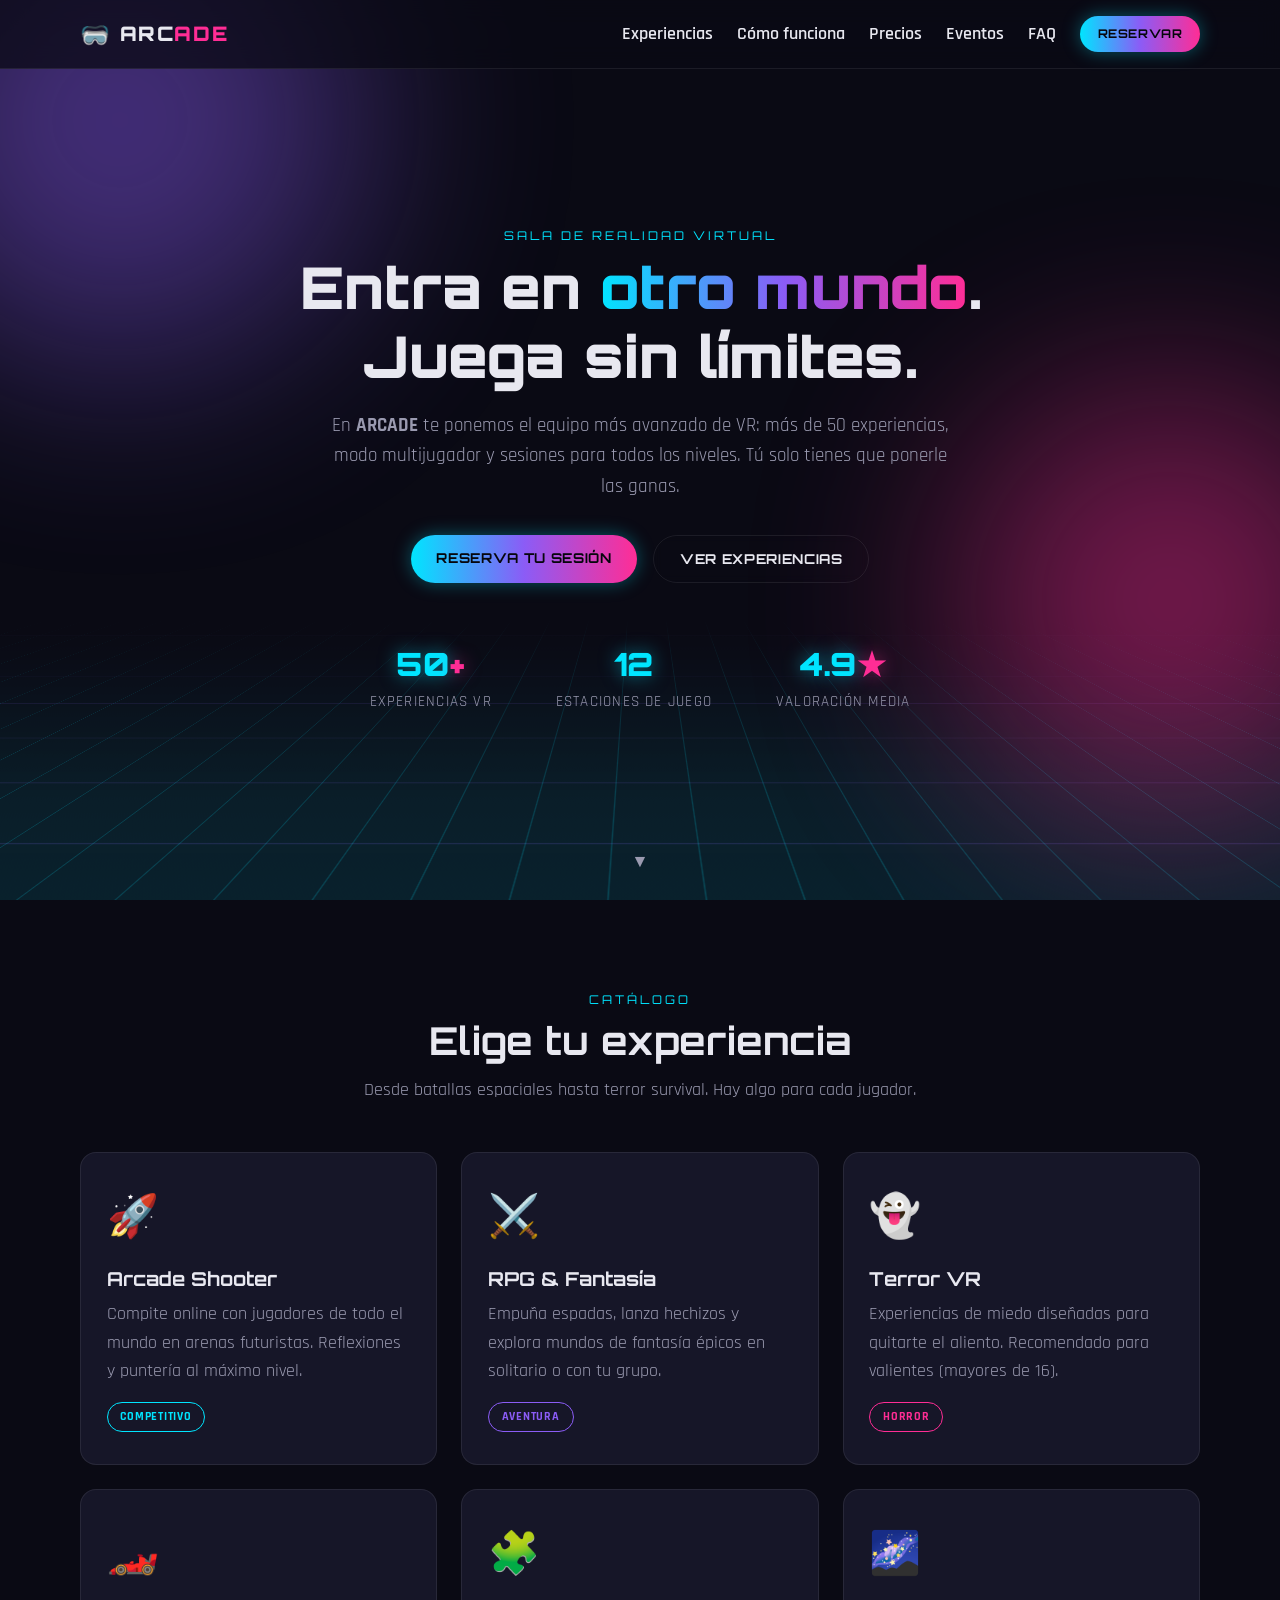
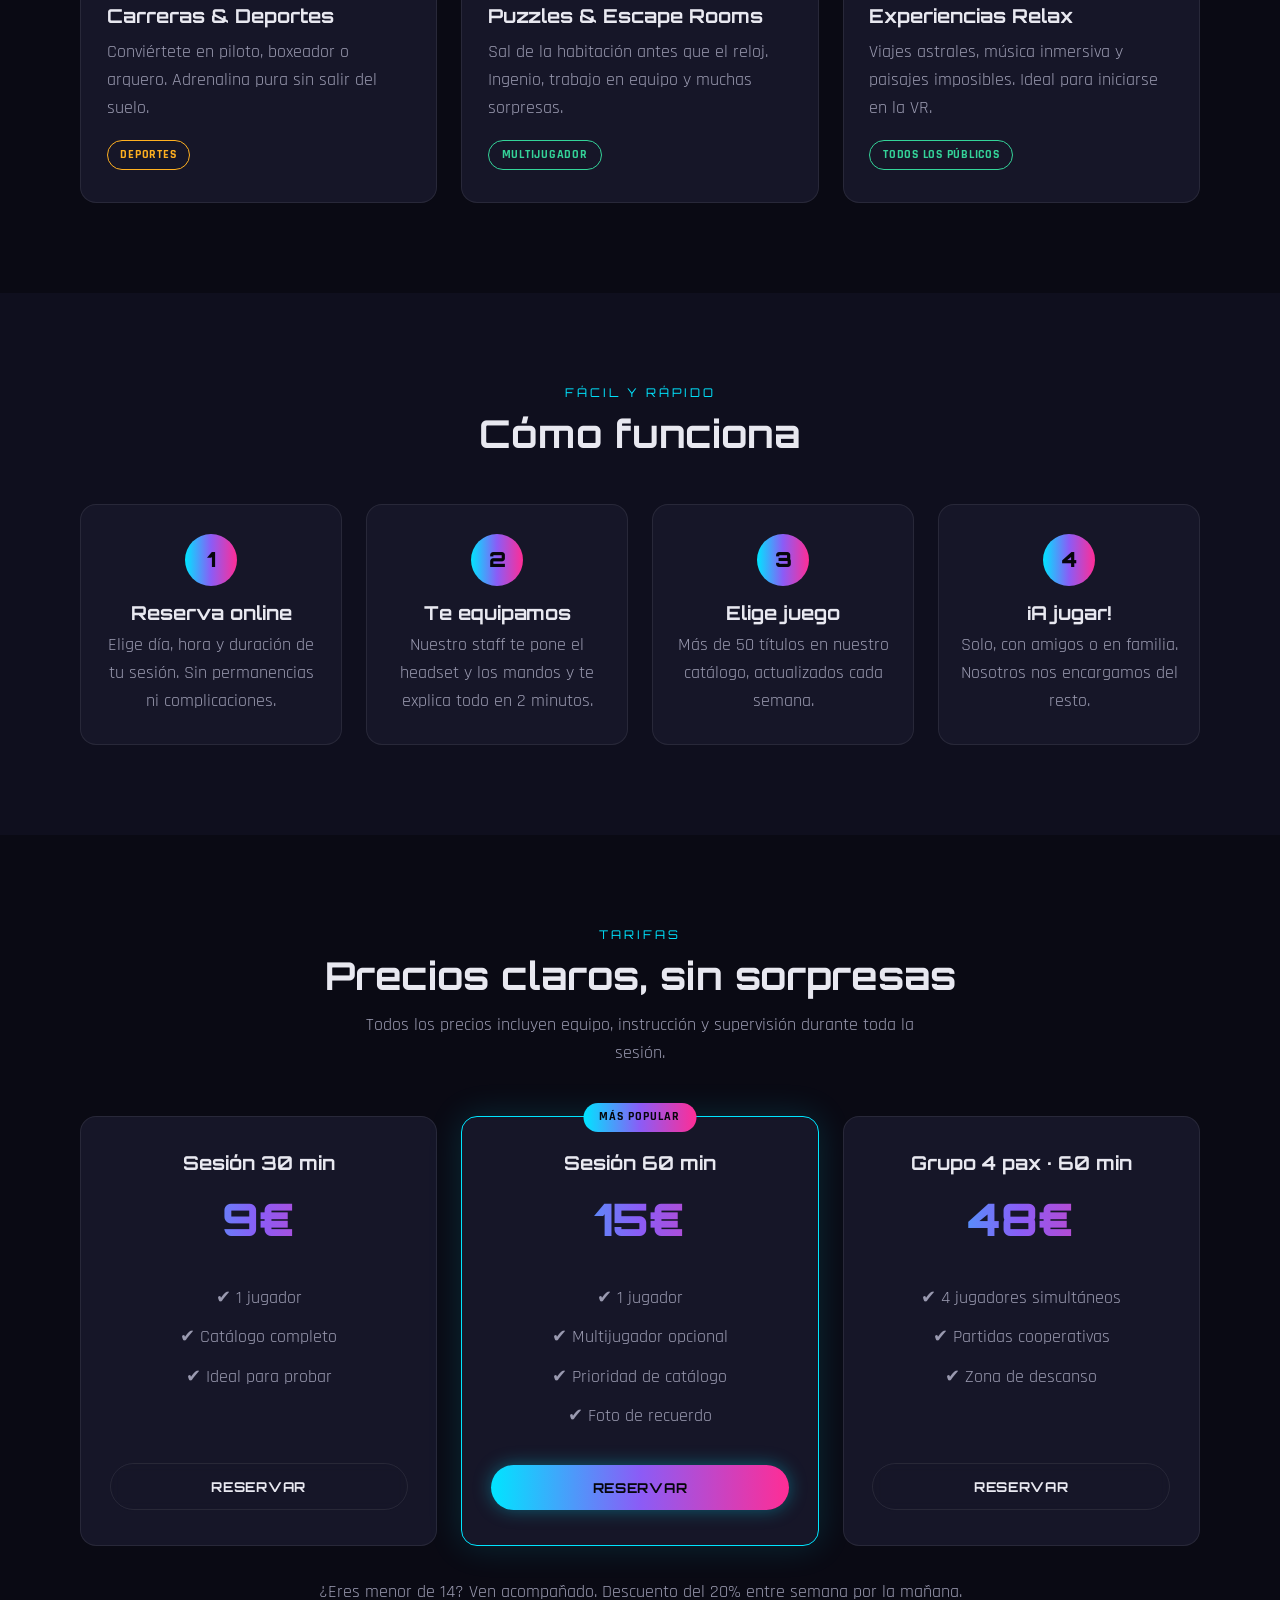
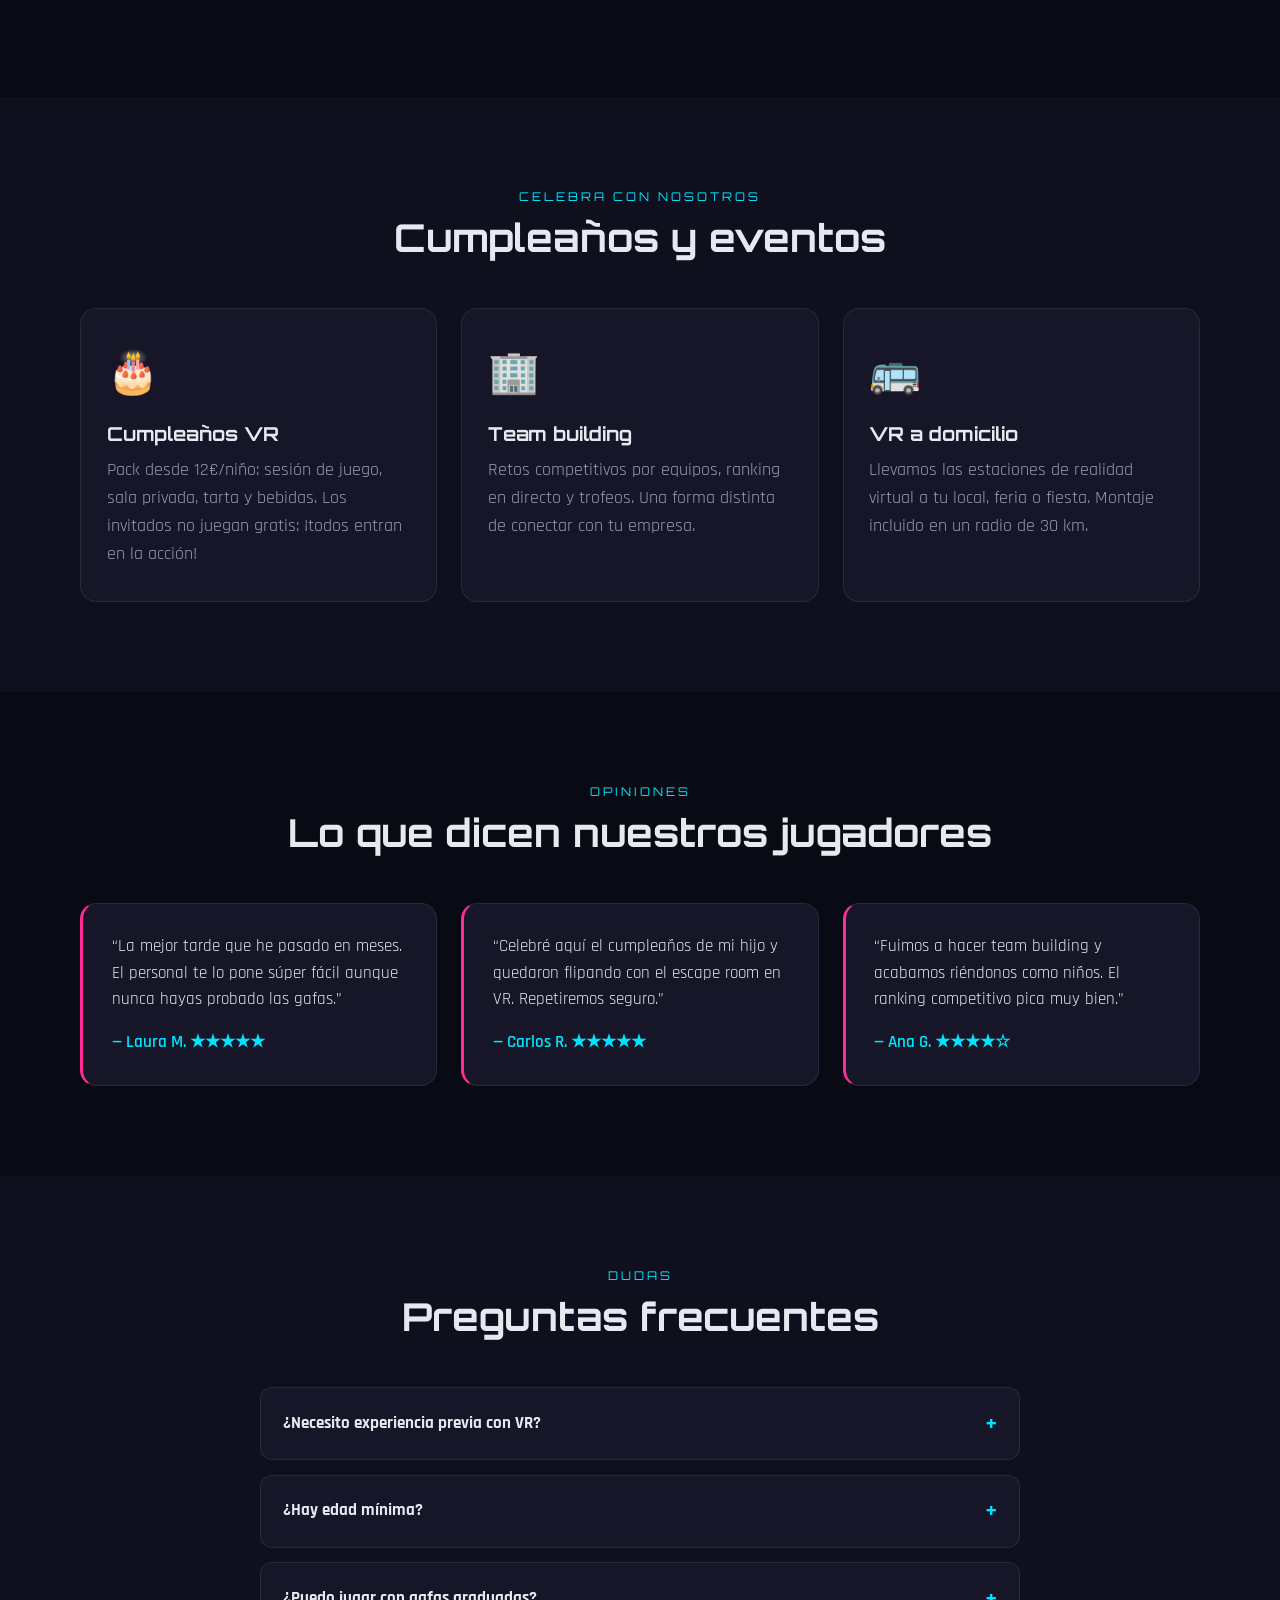
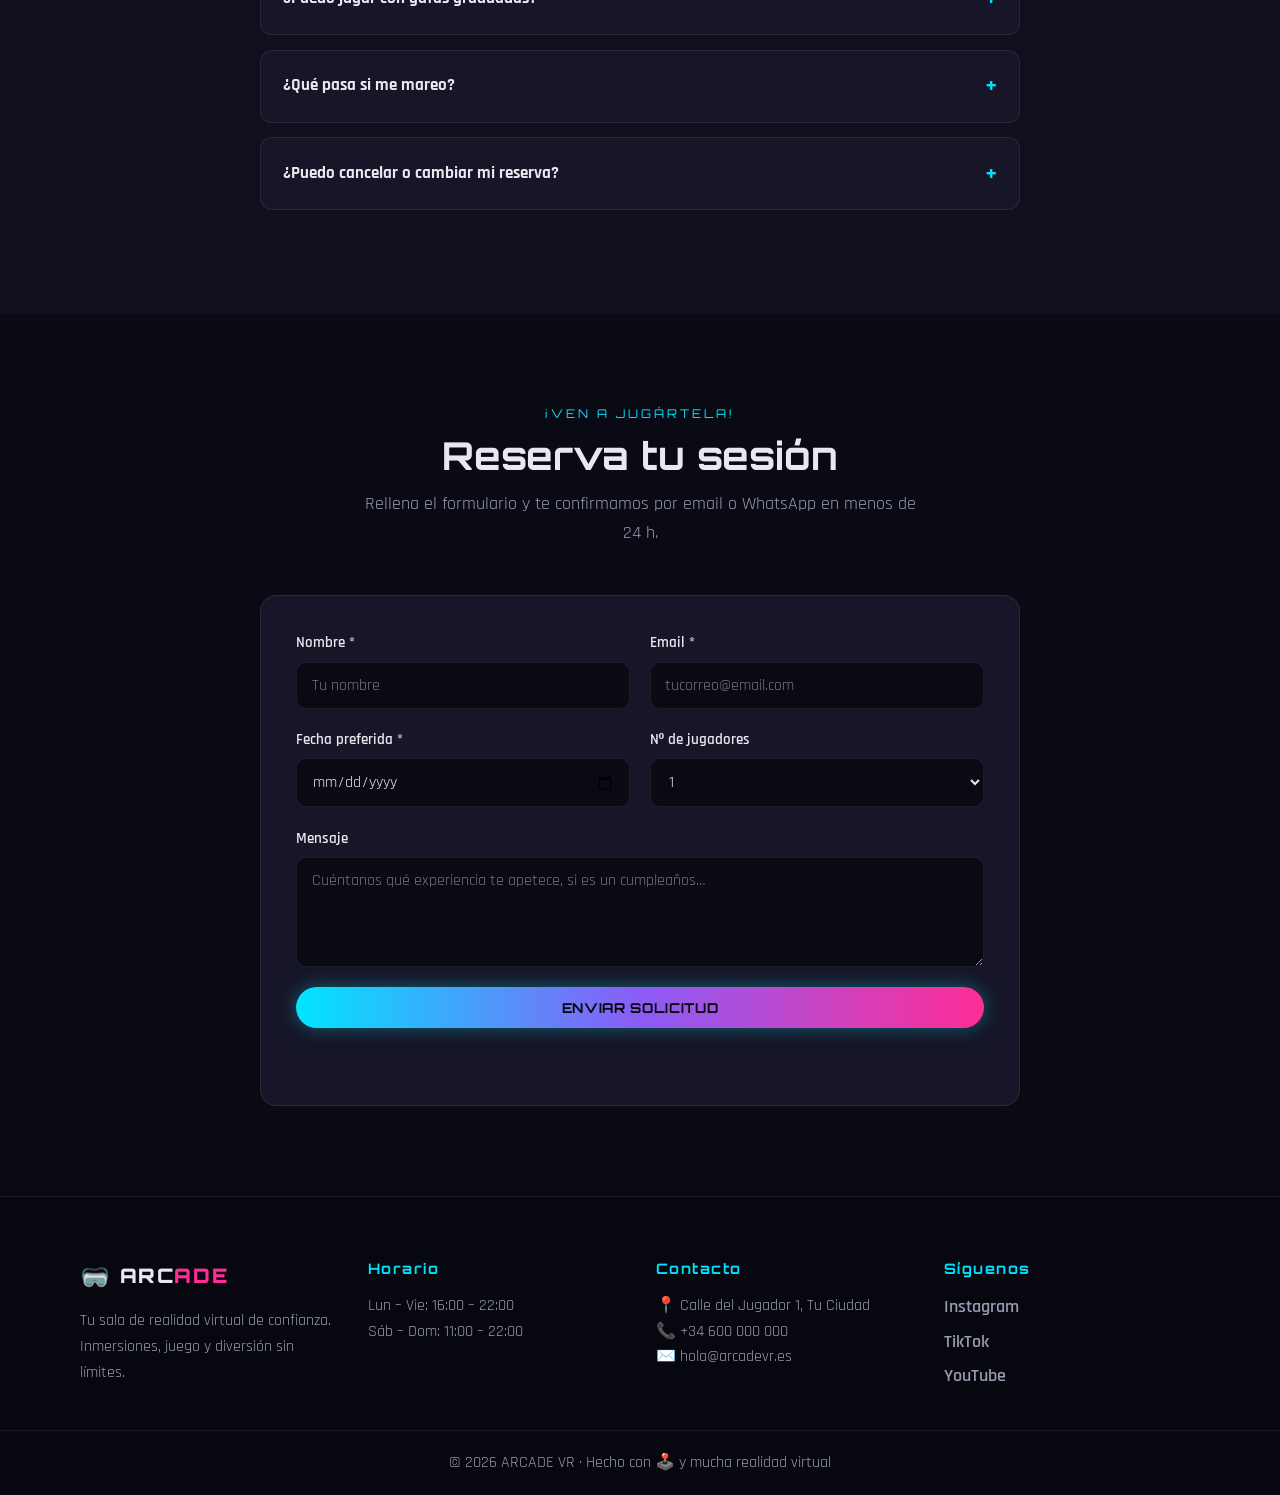
<file: index.html>
<!DOCTYPE html>
<html lang="es">
<head>
  <meta charset="UTF-8" />
  <meta name="viewport" content="width=device-width, initial-scale=1.0" />
  <title>ARCADE · Realidad Virtual</title>
  <meta name="description" content="ARCADE — Sala de realidad virtual. Vive juegos inmersivos, experiencias multijugador y eventos únicos." />
  <meta property="og:title" content="ARCADE · Realidad Virtual" />
  <meta property="og:description" content="Vive la realidad virtual en ARCADE. Juegos inmersivos, multijugador y eventos." />
  <meta property="og:type" content="website" />
  <link rel="icon" href="data:image/svg+xml,<svg xmlns='http://www.w3.org/2000/svg' viewBox='0 0 100 100'><text y='0.9em' font-size='90'>🥽</text></svg>" />
  <link rel="preconnect" href="https://fonts.googleapis.com" />
  <link rel="preconnect" href="https://fonts.gstatic.com" crossorigin />
  <link href="https://fonts.googleapis.com/css2?family=Orbitron:wght@500;700;900&family=Rajdhani:wght@400;500;600;700&display=swap" rel="stylesheet" />
  <link rel="stylesheet" href="styles.css" />
</head>
<body>

  <!-- ===== NAVBAR ===== -->
  <header class="navbar" id="top">
    <div class="container nav-inner">
      <a href="#top" class="logo">
        <span class="logo-icon">🥽</span>
        <span class="logo-text">ARC<span class="accent">ADE</span></span>
      </a>
      <nav class="nav-links" id="navLinks">
        <a href="#experiencias">Experiencias</a>
        <a href="#como-funciona">Cómo funciona</a>
        <a href="#precios">Precios</a>
        <a href="#eventos">Eventos</a>
        <a href="#faq">FAQ</a>
        <a href="#reservar" class="btn btn-primary btn-sm">Reservar</a>
      </nav>
      <button class="hamburger" id="hamburger" aria-label="Abrir menú" aria-expanded="false">
        <span></span><span></span><span></span>
      </button>
    </div>
  </header>

  <main>
    <!-- ===== HERO ===== -->
    <section class="hero">
      <div class="hero-bg" aria-hidden="true">
        <div class="grid-floor"></div>
        <div class="glow glow-1"></div>
        <div class="glow glow-2"></div>
      </div>
      <div class="container hero-content reveal">
        <p class="eyebrow">Sala de Realidad Virtual</p>
        <h1>Entra en <span class="gradient-text">otro mundo</span>. Juega sin límites.</h1>
        <p class="hero-sub">
          En <strong>ARCADE</strong> te ponemos el equipo más avanzado de VR:
          más de 50 experiencias, modo multijugador y sesiones para todos los niveles.
          Tú solo tienes que ponerle las ganas.
        </p>
        <div class="hero-cta">
          <a href="#reservar" class="btn btn-primary">Reserva tu sesión</a>
          <a href="#experiencias" class="btn btn-ghost">Ver experiencias</a>
        </div>
        <div class="hero-stats">
          <div class="stat"><span class="stat-num" data-count="50">0</span><span class="stat-suffix">+</span><p>Experiencias VR</p></div>
          <div class="stat"><span class="stat-num" data-count="12">0</span><span class="stat-suffix"></span><p>Estaciones de juego</p></div>
          <div class="stat"><span class="stat-num" data-count="4.9" data-decimals="1">0</span><span class="stat-suffix">★</span><p>Valoración media</p></div>
        </div>
      </div>
      <a href="#experiencias" class="scroll-hint" aria-label="Bajar">▼</a>
    </section>

    <!-- ===== EXPERIENCIAS ===== -->
    <section class="section" id="experiencias">
      <div class="container">
        <div class="section-head reveal">
          <p class="eyebrow">Catálogo</p>
          <h2>Elige tu experiencia</h2>
          <p class="section-sub">Desde batallas espaciales hasta terror survival. Hay algo para cada jugador.</p>
        </div>
        <div class="cards-grid">
          <article class="card reveal">
            <div class="card-emoji">🚀</div>
            <h3>Arcade Shooter</h3>
            <p>Compite online con jugadores de todo el mundo en arenas futuristas. Reflexiones y puntería al máximo nivel.</p>
            <span class="tag tag-competitivo">Competitivo</span>
          </article>
          <article class="card reveal">
            <div class="card-emoji">⚔️</div>
            <h3>RPG & Fantasía</h3>
            <p>Empuña espadas, lanza hechizos y explora mundos de fantasía épicos en solitario o con tu grupo.</p>
            <span class="tag tag-aventura">Aventura</span>
          </article>
          <article class="card reveal">
            <div class="card-emoji">👻</div>
            <h3>Terror VR</h3>
            <p>Experiencias de miedo diseñadas para quitarte el aliento. Recomendado para valientes (mayores de 16).</p>
            <span class="tag tag-terror">Horror</span>
          </article>
          <article class="card reveal">
            <div class="card-emoji">🏎️</div>
            <h3>Carreras & Deportes</h3>
            <p>Conviértete en piloto, boxeador o arquero. Adrenalina pura sin salir del suelo.</p>
            <span class="tag tag-deporte">Deportes</span>
          </article>
          <article class="card reveal">
            <div class="card-emoji">🧩</div>
            <h3>Puzzles & Escape Rooms</h3>
            <p>Sal de la habitación antes que el reloj. Ingenio, trabajo en equipo y muchas sorpresas.</p>
            <span class="tag tag-familiar">Multijugador</span>
          </article>
          <article class="card reveal">
            <div class="card-emoji">🌌</div>
            <h3>Experiencias Relax</h3>
            <p>Viajes astrales, música inmersiva y paisajes imposibles. Ideal para iniciarse en la VR.</p>
            <span class="tag tag-familiar">Todos los públicos</span>
          </article>
        </div>
      </div>
    </section>

    <!-- ===== CÓMO FUNCIONA ===== -->
    <section class="section section-alt" id="como-funciona">
      <div class="container">
        <div class="section-head reveal">
          <p class="eyebrow">Fácil y rápido</p>
          <h2>Cómo funciona</h2>
        </div>
        <ol class="steps">
          <li class="step reveal">
            <span class="step-num">1</span>
            <h3>Reserva online</h3>
            <p>Elige día, hora y duración de tu sesión. Sin permanencias ni complicaciones.</p>
          </li>
          <li class="step reveal">
            <span class="step-num">2</span>
            <h3>Te equipamos</h3>
            <p>Nuestro staff te pone el headset y los mandos y te explica todo en 2 minutos.</p>
          </li>
          <li class="step reveal">
            <span class="step-num">3</span>
            <h3>Elige juego</h3>
            <p>Más de 50 títulos en nuestro catálogo, actualizados cada semana.</p>
          </li>
          <li class="step reveal">
            <span class="step-num">4</span>
            <h3>¡A jugar!</h3>
            <p>Solo, con amigos o en familia. Nosotros nos encargamos del resto.</p>
          </li>
        </ol>
      </div>
    </section>

    <!-- ===== PRECIOS ===== -->
    <section class="section" id="precios">
      <div class="container">
        <div class="section-head reveal">
          <p class="eyebrow">Tarifas</p>
          <h2>Precios claros, sin sorpresas</h2>
          <p class="section-sub">Todos los precios incluyen equipo, instrucción y supervisión durante toda la sesión.</p>
        </div>
        <div class="pricing-grid">
          <div class="price-card reveal">
            <h3>Sesión 30 min</h3>
            <p class="price">9€</p>
            <ul>
              <li>✔ 1 jugador</li>
              <li>✔ Catálogo completo</li>
              <li>✔ Ideal para probar</li>
            </ul>
            <a href="#reservar" class="btn btn-ghost btn-block">Reservar</a>
          </div>
          <div class="price-card price-featured reveal">
            <span class="badge">Más popular</span>
            <h3>Sesión 60 min</h3>
            <p class="price">15€</p>
            <ul>
              <li>✔ 1 jugador</li>
              <li>✔ Multijugador opcional</li>
              <li>✔ Prioridad de catálogo</li>
              <li>✔ Foto de recuerdo</li>
            </ul>
            <a href="#reservar" class="btn btn-primary btn-block">Reservar</a>
          </div>
          <div class="price-card reveal">
            <h3>Grupo 4 pax · 60 min</h3>
            <p class="price">48€</p>
            <ul>
              <li>✔ 4 jugadores simultáneos</li>
              <li>✔ Partidas cooperativas</li>
              <li>✔ Zona de descanso</li>
            </ul>
            <a href="#reservar" class="btn btn-ghost btn-block">Reservar</a>
          </div>
        </div>
        <p class="pricing-note reveal">¿Eres menor de 14? Ven acompañado. Descuento del 20% entre semana por la mañana.</p>
      </div>
    </section>

    <!-- ===== EVENTOS ===== -->
    <section class="section section-alt" id="eventos">
      <div class="container">
        <div class="section-head reveal">
          <p class="eyebrow">Celebra con nosotros</p>
          <h2>Cumpleaños y eventos</h2>
        </div>
        <div class="events-grid">
          <div class="event-card reveal">
            <div class="card-emoji">🎂</div>
            <h3>Cumpleaños VR</h3>
            <p>Pack desde 12€/niño: sesión de juego, sala privada, tarta y bebidas. Los invitados no juegan gratis: ¡todos entran en la acción!</p>
          </div>
          <div class="event-card reveal">
            <div class="card-emoji">🏢</div>
            <h3>Team building</h3>
            <p>Retos competitivos por equipos, ranking en directo y trofeos. Una forma distinta de conectar con tu empresa.</p>
          </div>
          <div class="event-card reveal">
            <div class="card-emoji">🚌</div>
            <h3>VR a domicilio</h3>
            <p>Llevamos las estaciones de realidad virtual a tu local, feria o fiesta. Montaje incluido en un radio de 30 km.</p>
          </div>
        </div>
      </div>
    </section>

    <!-- ===== TESTIMONIOS ===== -->
    <section class="section" id="opiniones">
      <div class="container">
        <div class="section-head reveal">
          <p class="eyebrow">Opiniones</p>
          <h2>Lo que dicen nuestros jugadores</h2>
        </div>
        <div class="testimonials">
          <blockquote class="testimonial reveal">
            <p>“La mejor tarde que he pasado en meses. El personal te lo pone súper fácil aunque nunca hayas probado las gafas.”</p>
            <footer>— Laura M. ★★★★★</footer>
          </blockquote>
          <blockquote class="testimonial reveal">
            <p>“Celebré aquí el cumpleaños de mi hijo y quedaron flipando con el escape room en VR. Repetiremos seguro.”</p>
            <footer>— Carlos R. ★★★★★</footer>
          </blockquote>
          <blockquote class="testimonial reveal">
            <p>“Fuimos a hacer team building y acabamos riéndonos como niños. El ranking competitivo pica muy bien.”</p>
            <footer>— Ana G. ★★★★☆</footer>
          </blockquote>
        </div>
      </div>
    </section>

    <!-- ===== FAQ ===== -->
    <section class="section section-alt" id="faq">
      <div class="container container-narrow">
        <div class="section-head reveal">
          <p class="eyebrow">Dudas</p>
          <h2>Preguntas frecuentes</h2>
        </div>
        <div class="faq-list reveal">
          <details>
            <summary>¿Necesito experiencia previa con VR?</summary>
            <p>No. Nuestro equipo te hace una mini-introducción antes de empezar y está pendiente durante toda la sesión.</p>
          </details>
          <details>
            <summary>¿Hay edad mínima?</summary>
            <p>Recomendamos a partir de 8 años. Los menores de 14 deben venir acompañados de un adulto. Algunos juegos de terror son para mayores de 16.</p>
          </details>
          <details>
            <summary>¿Puedo jugar con gafas graduadas?</summary>
            <p>Sí, los visores son compatibles con la mayoría de gafas. También tenemos adaptadores para lentes de contacto y monturas graduadas.</p>
          </details>
          <details>
            <summary>¿Qué pasa si me mareo?</summary>
            <p>Las primeras sesiones pueden causar cierta sensibilidad. Puedes parar cuando quieras, tenemos zona de descanso y agua gratuita, y te recomendamos empezar con experiencias tranquilas.</p>
          </details>
          <details>
            <summary>¿Puedo cancelar o cambiar mi reserva?</summary>
            <p>Sí, gratis hasta 24 horas antes de tu sesión. Escríbenos por WhatsApp o email y lo cambiamos sin coste.</p>
          </details>
        </div>
      </div>
    </section>

    <!-- ===== RESERVAS / CONTACTO ===== -->
    <section class="section" id="reservar">
      <div class="container container-narrow">
        <div class="section-head reveal">
          <p class="eyebrow">¡Ven a jugártela!</p>
          <h2>Reserva tu sesión</h2>
          <p class="section-sub">Rellena el formulario y te confirmamos por email o WhatsApp en menos de 24 h.</p>
        </div>
        <form class="contact-form reveal" id="bookingForm" novalidate>
          <div class="form-row">
            <div class="form-field">
              <label for="nombre">Nombre *</label>
              <input type="text" id="nombre" name="nombre" required placeholder="Tu nombre" />
            </div>
            <div class="form-field">
              <label for="email">Email *</label>
              <input type="email" id="email" name="email" required placeholder="tucorreo@email.com" />
            </div>
          </div>
          <div class="form-row">
            <div class="form-field">
              <label for="fecha">Fecha preferida *</label>
              <input type="date" id="fecha" name="fecha" required />
            </div>
            <div class="form-field">
              <label for="personas">Nº de jugadores</label>
              <select id="personas" name="personas">
                <option>1</option><option>2</option><option>3</option>
                <option>4</option><option>5</option><option>6+</option>
              </select>
            </div>
          </div>
          <div class="form-field">
            <label for="mensaje">Mensaje</label>
            <textarea id="mensaje" name="mensaje" rows="4" placeholder="Cuéntanos qué experiencia te apetece, si es un cumpleaños…"></textarea>
          </div>
          <button type="submit" class="btn btn-primary btn-block">Enviar solicitud</button>
          <p class="form-status" id="formStatus" role="status"></p>
        </form>
      </div>
    </section>
  </main>

  <!-- ===== FOOTER ===== -->
  <footer class="footer">
    <div class="container footer-grid">
      <div>
        <a href="#top" class="logo footer-logo">
          <span class="logo-icon">🥽</span>
          <span class="logo-text">ARC<span class="accent">ADE</span></span>
        </a>
        <p>Tu sala de realidad virtual de confianza. Inmersiones, juego y diversión sin límites.</p>
      </div>
      <div>
        <h4>Horario</h4>
        <p>Lun – Vie: 16:00 – 22:00<br />Sáb – Dom: 11:00 – 22:00</p>
      </div>
      <div>
        <h4>Contacto</h4>
        <p>
          📍 Calle del Jugador 1, Tu Ciudad<br />
          📞 <a href="tel:+34600000000">+34 600 000 000</a><br />
          ✉️ <a href="mailto:hola@arcadevr.es">hola@arcadevr.es</a>
        </p>
      </div>
      <div>
        <h4>Síguenos</h4>
        <div class="socials">
          <a href="#" aria-label="Instagram">Instagram</a>
          <a href="#" aria-label="TikTok">TikTok</a>
          <a href="#" aria-label="YouTube">YouTube</a>
        </div>
      </div>
    </div>
    <div class="footer-bottom">
      <p>© <span id="year"></span> ARCADE VR · Hecho con 🕹️ y mucha realidad virtual</p>
    </div>
  </footer>

  <script src="script.js"></script>
</body>
</html>
</file>
<file: styles.css>
/* ============ ARCADE VR · Estilos ============ */
:root {
  --bg: #0a0a14;
  --bg-alt: #0f0f1e;
  --surface: #161628;
  --border: rgba(255, 255, 255, 0.08);
  --text: #e8e8f0;
  --muted: #9a9ab0;
  --neon-cyan: #00e5ff;
  --neon-magenta: #ff2d95;
  --neon-purple: #8b5cf6;
  --gradient: linear-gradient(90deg, var(--neon-cyan), var(--neon-purple), var(--neon-magenta));
  --radius: 16px;
  --font-display: "Orbitron", sans-serif;
  --font-body: "Rajdhani", sans-serif;
}

* { margin: 0; padding: 0; box-sizing: border-box; }

html { scroll-behavior: smooth; }

body {
  font-family: var(--font-body);
  font-size: 1.1rem;
  background: var(--bg);
  color: var(--text);
  line-height: 1.6;
  overflow-x: hidden;
}

img { max-width: 100%; display: block; }
a { color: inherit; text-decoration: none; }

h1, h2, h3 { font-family: var(--font-display); line-height: 1.2; }
h1 { font-size: clamp(2rem, 5.5vw, 3.6rem); font-weight: 900; }
h2 { font-size: clamp(1.6rem, 3.5vw, 2.4rem); font-weight: 700; }
h3 { font-size: 1.2rem; font-weight: 700; }

.container { width: min(1120px, 92%); margin-inline: auto; }
.container-narrow { width: min(760px, 92%); }

.accent { color: var(--neon-magenta); }
.gradient-text {
  background: var(--gradient);
  -webkit-background-clip: text;
  background-clip: text;
  color: transparent;
}

.eyebrow {
  font-family: var(--font-display);
  font-size: 0.75rem;
  letter-spacing: 0.25em;
  text-transform: uppercase;
  color: var(--neon-cyan);
  margin-bottom: 0.5rem;
}

/* ============ Botones ============ */
.btn {
  display: inline-block;
  padding: 0.75rem 1.6rem;
  border-radius: 999px;
  font-family: var(--font-display);
  font-size: 0.85rem;
  font-weight: 700;
  letter-spacing: 0.05em;
  text-transform: uppercase;
  cursor: pointer;
  border: none;
  transition: transform 0.2s ease, box-shadow 0.2s ease, background 0.2s ease;
}
.btn-primary {
  background: var(--gradient);
  color: #06060c;
  box-shadow: 0 0 18px rgba(0, 229, 255, 0.35);
}
.btn-primary:hover { transform: translateY(-2px); box-shadow: 0 0 28px rgba(255, 45, 149, 0.5); }
.btn-ghost {
  background: transparent;
  color: var(--text);
  border: 1px solid var(--border);
  backdrop-filter: blur(4px);
}
.btn-ghost:hover { border-color: var(--neon-cyan); color: var(--neon-cyan); transform: translateY(-2px); }
.btn-sm { padding: 0.5rem 1.1rem; font-size: 0.75rem; }
.btn-block { display: block; width: 100%; text-align: center; }

/* ============ Navbar ============ */
.navbar {
  position: fixed;
  inset: 0 0 auto 0;
  z-index: 100;
  background: rgba(10, 10, 20, 0.75);
  backdrop-filter: blur(12px);
  border-bottom: 1px solid var(--border);
}
.nav-inner {
  display: flex;
  align-items: center;
  justify-content: space-between;
  height: 68px;
}
.logo {
  display: flex;
  align-items: center;
  gap: 0.5rem;
  font-family: var(--font-display);
  font-weight: 900;
  font-size: 1.25rem;
  letter-spacing: 0.08em;
}
.logo-icon { font-size: 1.5rem; }
.nav-links {
  display: flex;
  align-items: center;
  gap: 1.5rem;
  font-weight: 600;
}
.nav-links a { transition: color 0.2s; }
.nav-links a:hover { color: var(--neon-cyan); }

.hamburger {
  display: none;
  flex-direction: column;
  gap: 5px;
  background: none;
  border: none;
  cursor: pointer;
  padding: 6px;
}
.hamburger span {
  width: 26px; height: 3px;
  background: var(--text);
  border-radius: 2px;
  transition: transform 0.25s, opacity 0.25s;
}
.hamburger.open span:nth-child(1) { transform: translateY(8px) rotate(45deg); }
.hamburger.open span:nth-child(2) { opacity: 0; }
.hamburger.open span:nth-child(3) { transform: translateY(-8px) rotate(-45deg); }

/* ============ Hero ============ */
.hero {
  position: relative;
  min-height: 100vh;
  display: flex;
  align-items: center;
  justify-content: center;
  text-align: center;
  padding: 120px 0 80px;
  overflow: hidden;
}
.hero-bg { position: absolute; inset: 0; z-index: -1; }
.grid-floor {
  position: absolute;
  inset: auto -50% -10% -50%;
  height: 60%;
  background:
    linear-gradient(transparent 0%, rgba(0, 229, 255, 0.12) 100%),
    repeating-linear-gradient(90deg, rgba(0, 229, 255, 0.18) 0 1px, transparent 1px 60px),
    repeating-linear-gradient(0deg, rgba(139, 92, 246, 0.18) 0 1px, transparent 1px 60px);
  transform: perspective(400px) rotateX(55deg);
  mask-image: linear-gradient(to top, black 30%, transparent);
}
.glow {
  position: absolute;
  border-radius: 50%;
  filter: blur(110px);
  opacity: 0.45;
}
.glow-1 { width: 480px; height: 480px; background: var(--neon-purple); top: -120px; left: -120px; }
.glow-2 { width: 420px; height: 420px; background: var(--neon-magenta); bottom: 10%; right: -100px; }

.hero-content { max-width: 820px; }
.hero-sub { margin: 1.2rem auto 2rem; color: var(--muted); font-size: 1.2rem; max-width: 620px; }
.hero-cta { display: flex; gap: 1rem; justify-content: center; flex-wrap: wrap; }

.hero-stats {
  display: flex;
  justify-content: center;
  gap: clamp(1.5rem, 6vw, 4rem);
  margin-top: 3.5rem;
  flex-wrap: wrap;
}
.stat-num, .stat-suffix {
  font-family: var(--font-display);
  font-size: 2rem;
  font-weight: 900;
  color: var(--neon-cyan);
  text-shadow: 0 0 18px rgba(0, 229, 255, 0.5);
}
.stat-suffix { color: var(--neon-magenta); text-shadow: 0 0 18px rgba(255, 45, 149, 0.5); }
.stat p { color: var(--muted); font-size: 0.95rem; text-transform: uppercase; letter-spacing: 0.08em; }

.scroll-hint {
  position: absolute;
  bottom: 24px;
  left: 50%;
  transform: translateX(-50%);
  color: var(--muted);
  animation: bounce 1.8s infinite;
}
@keyframes bounce {
  0%, 100% { transform: translate(-50%, 0); }
  50% { transform: translate(-50%, 10px); }
}

/* ============ Secciones ============ */
.section { padding: 90px 0; }
.section-alt { background: var(--bg-alt); }
.section-head { text-align: center; margin-bottom: 3rem; }
.section-sub { color: var(--muted); max-width: 560px; margin: 0.8rem auto 0; }

/* ============ Cards experiencias ============ */
.cards-grid {
  display: grid;
  grid-template-columns: repeat(auto-fit, minmax(280px, 1fr));
  gap: 1.5rem;
}
.card, .event-card {
  background: var(--surface);
  border: 1px solid var(--border);
  border-radius: var(--radius);
  padding: 2rem 1.6rem;
  position: relative;
  transition: transform 0.25s ease, border-color 0.25s ease, box-shadow 0.25s ease;
}
.card:hover, .event-card:hover {
  transform: translateY(-6px);
  border-color: rgba(0, 229, 255, 0.5);
  box-shadow: 0 12px 40px rgba(0, 229, 255, 0.12);
}
.card-emoji { font-size: 2.6rem; margin-bottom: 1rem; }
.card p, .event-card p { color: var(--muted); margin-top: 0.6rem; }
.tag {
  display: inline-block;
  margin-top: 1.1rem;
  padding: 0.25rem 0.8rem;
  border-radius: 999px;
  font-size: 0.78rem;
  font-weight: 700;
  letter-spacing: 0.06em;
  text-transform: uppercase;
  border: 1px solid currentColor;
}
.tag-competitivo { color: var(--neon-cyan); }
.tag-aventura { color: var(--neon-purple); }
.tag-terror { color: var(--neon-magenta); }
.tag-deporte { color: #ffb020; }
.tag-familiar { color: #34d399; }

/* ============ Pasos ============ */
.steps {
  display: grid;
  grid-template-columns: repeat(auto-fit, minmax(220px, 1fr));
  gap: 1.5rem;
  list-style: none;
}
.step {
  text-align: center;
  padding: 1.8rem 1.2rem;
  background: var(--surface);
  border: 1px solid var(--border);
  border-radius: var(--radius);
}
.step-num {
  display: inline-flex;
  align-items: center;
  justify-content: center;
  width: 52px; height: 52px;
  border-radius: 50%;
  font-family: var(--font-display);
  font-size: 1.3rem;
  font-weight: 900;
  color: #06060c;
  background: var(--gradient);
  margin-bottom: 1rem;
}
.step p { color: var(--muted); margin-top: 0.4rem; }

/* ============ Precios ============ */
.pricing-grid {
  display: grid;
  grid-template-columns: repeat(auto-fit, minmax(260px, 1fr));
  gap: 1.5rem;
  align-items: stretch;
}
.price-card {
  background: var(--surface);
  border: 1px solid var(--border);
  border-radius: var(--radius);
  padding: 2.2rem 1.8rem;
  text-align: center;
  position: relative;
  display: flex;
  flex-direction: column;
  transition: transform 0.25s, border-color 0.25s;
}
.price-card:hover { transform: translateY(-6px); }
.price-card ul { list-style: none; margin: 1.4rem 0 1.8rem; flex: 1; }
.price-card li { color: var(--muted); padding: 0.35rem 0; }
.price {
  font-family: var(--font-display);
  font-size: 2.8rem;
  font-weight: 900;
  margin-top: 0.6rem;
  background: var(--gradient);
  -webkit-background-clip: text;
  background-clip: text;
  color: transparent;
}
.price-featured {
  border-color: var(--neon-cyan);
  box-shadow: 0 0 34px rgba(0, 229, 255, 0.15);
  transform: scale(1.03);
}
.badge {
  position: absolute;
  top: -14px; left: 50%;
  transform: translateX(-50%);
  background: var(--gradient);
  color: #06060c;
  font-weight: 700;
  font-size: 0.78rem;
  letter-spacing: 0.08em;
  text-transform: uppercase;
  padding: 0.3rem 1rem;
  border-radius: 999px;
}
.pricing-note { text-align: center; color: var(--muted); margin-top: 2rem; }

/* ============ Eventos ============ */
.events-grid {
  display: grid;
  grid-template-columns: repeat(auto-fit, minmax(280px, 1fr));
  gap: 1.5rem;
}

/* ============ Testimonios ============ */
.testimonials {
  display: grid;
  grid-template-columns: repeat(auto-fit, minmax(260px, 1fr));
  gap: 1.5rem;
}
.testimonial {
  background: var(--surface);
  border: 1px solid var(--border);
  border-left: 3px solid var(--neon-magenta);
  border-radius: var(--radius);
  padding: 1.8rem;
  font-size: 1.05rem;
}
.testimonial footer { margin-top: 1rem; color: var(--neon-cyan); font-weight: 600; }

/* ============ FAQ ============ */
.faq-list details {
  background: var(--surface);
  border: 1px solid var(--border);
  border-radius: 12px;
  margin-bottom: 0.9rem;
  overflow: hidden;
}
.faq-list summary {
  cursor: pointer;
  padding: 1.1rem 1.4rem;
  font-weight: 700;
  font-size: 1.08rem;
  list-style: none;
  display: flex;
  justify-content: space-between;
  align-items: center;
}
.faq-list summary::-webkit-details-marker { display: none; }
.faq-list summary::after { content: "+"; font-size: 1.4rem; color: var(--neon-cyan); transition: transform 0.2s; }
.faq-list details[open] summary::after { transform: rotate(45deg); }
.faq-list details p { padding: 0 1.4rem 1.2rem; color: var(--muted); }

/* ============ Formulario ============ */
.contact-form {
  background: var(--surface);
  border: 1px solid var(--border);
  border-radius: var(--radius);
  padding: 2.2rem;
}
.form-row { display: grid; grid-template-columns: 1fr 1fr; gap: 1.2rem; }
.form-field { margin-bottom: 1.2rem; display: flex; flex-direction: column; }
.form-field label { font-weight: 600; margin-bottom: 0.4rem; font-size: 0.95rem; }
.form-field input,
.form-field select,
.form-field textarea {
  background: var(--bg);
  border: 1px solid var(--border);
  border-radius: 10px;
  padding: 0.75rem 0.9rem;
  color: var(--text);
  font-family: var(--font-body);
  font-size: 1rem;
  transition: border-color 0.2s, box-shadow 0.2s;
}
.form-field input:focus,
.form-field select:focus,
.form-field textarea:focus {
  outline: none;
  border-color: var(--neon-cyan);
  box-shadow: 0 0 0 3px rgba(0, 229, 255, 0.15);
}
.form-field input.invalid { border-color: var(--neon-magenta); }
.form-status { margin-top: 1rem; text-align: center; font-weight: 600; min-height: 1.5em; }
.form-status.ok { color: #34d399; }
.form-status.err { color: var(--neon-magenta); }

/* ============ Footer ============ */
.footer {
  background: #07070f;
  border-top: 1px solid var(--border);
  padding: 60px 0 0;
}
.footer-grid {
  display: grid;
  grid-template-columns: repeat(auto-fit, minmax(200px, 1fr));
  gap: 2rem;
  padding-bottom: 2.5rem;
}
.footer h4 { font-family: var(--font-display); font-size: 0.9rem; letter-spacing: 0.1em; margin-bottom: 0.8rem; color: var(--neon-cyan); }
.footer p { color: var(--muted); font-size: 1rem; }
.footer a:hover { color: var(--neon-cyan); }
.footer-logo { margin-bottom: 0.8rem; }
.socials { display: flex; flex-direction: column; gap: 0.4rem; }
.socials a { color: var(--muted); font-weight: 600; }
.footer-bottom {
  border-top: 1px solid var(--border);
  padding: 1.2rem 0;
  text-align: center;
  color: var(--muted);
  font-size: 0.95rem;
}

/* ============ Animaciones reveal ============ */
.reveal {
  opacity: 0;
  transform: translateY(28px);
  transition: opacity 0.7s ease, transform 0.7s ease;
}
.reveal.visible { opacity: 1; transform: none; }

@media (prefers-reduced-motion: reduce) {
  html { scroll-behavior: auto; }
  .reveal { opacity: 1; transform: none; transition: none; }
  .scroll-hint { animation: none; }
}

/* ============ Responsive ============ */
@media (max-width: 820px) {
  .nav-links {
    position: fixed;
    top: 68px; right: 0;
    flex-direction: column;
    align-items: flex-start;
    gap: 1.2rem;
    background: rgba(10, 10, 20, 0.97);
    width: min(320px, 80vw);
    height: calc(100vh - 68px);
    padding: 2rem;
    transform: translateX(100%);
    transition: transform 0.3s ease;
    border-left: 1px solid var(--border);
  }
  .nav-links.open { transform: translateX(0); }
  .hamburger { display: flex; }
  .form-row { grid-template-columns: 1fr; gap: 0; }
  .price-featured { transform: none; }
  .section { padding: 64px 0; }
}
</file>
